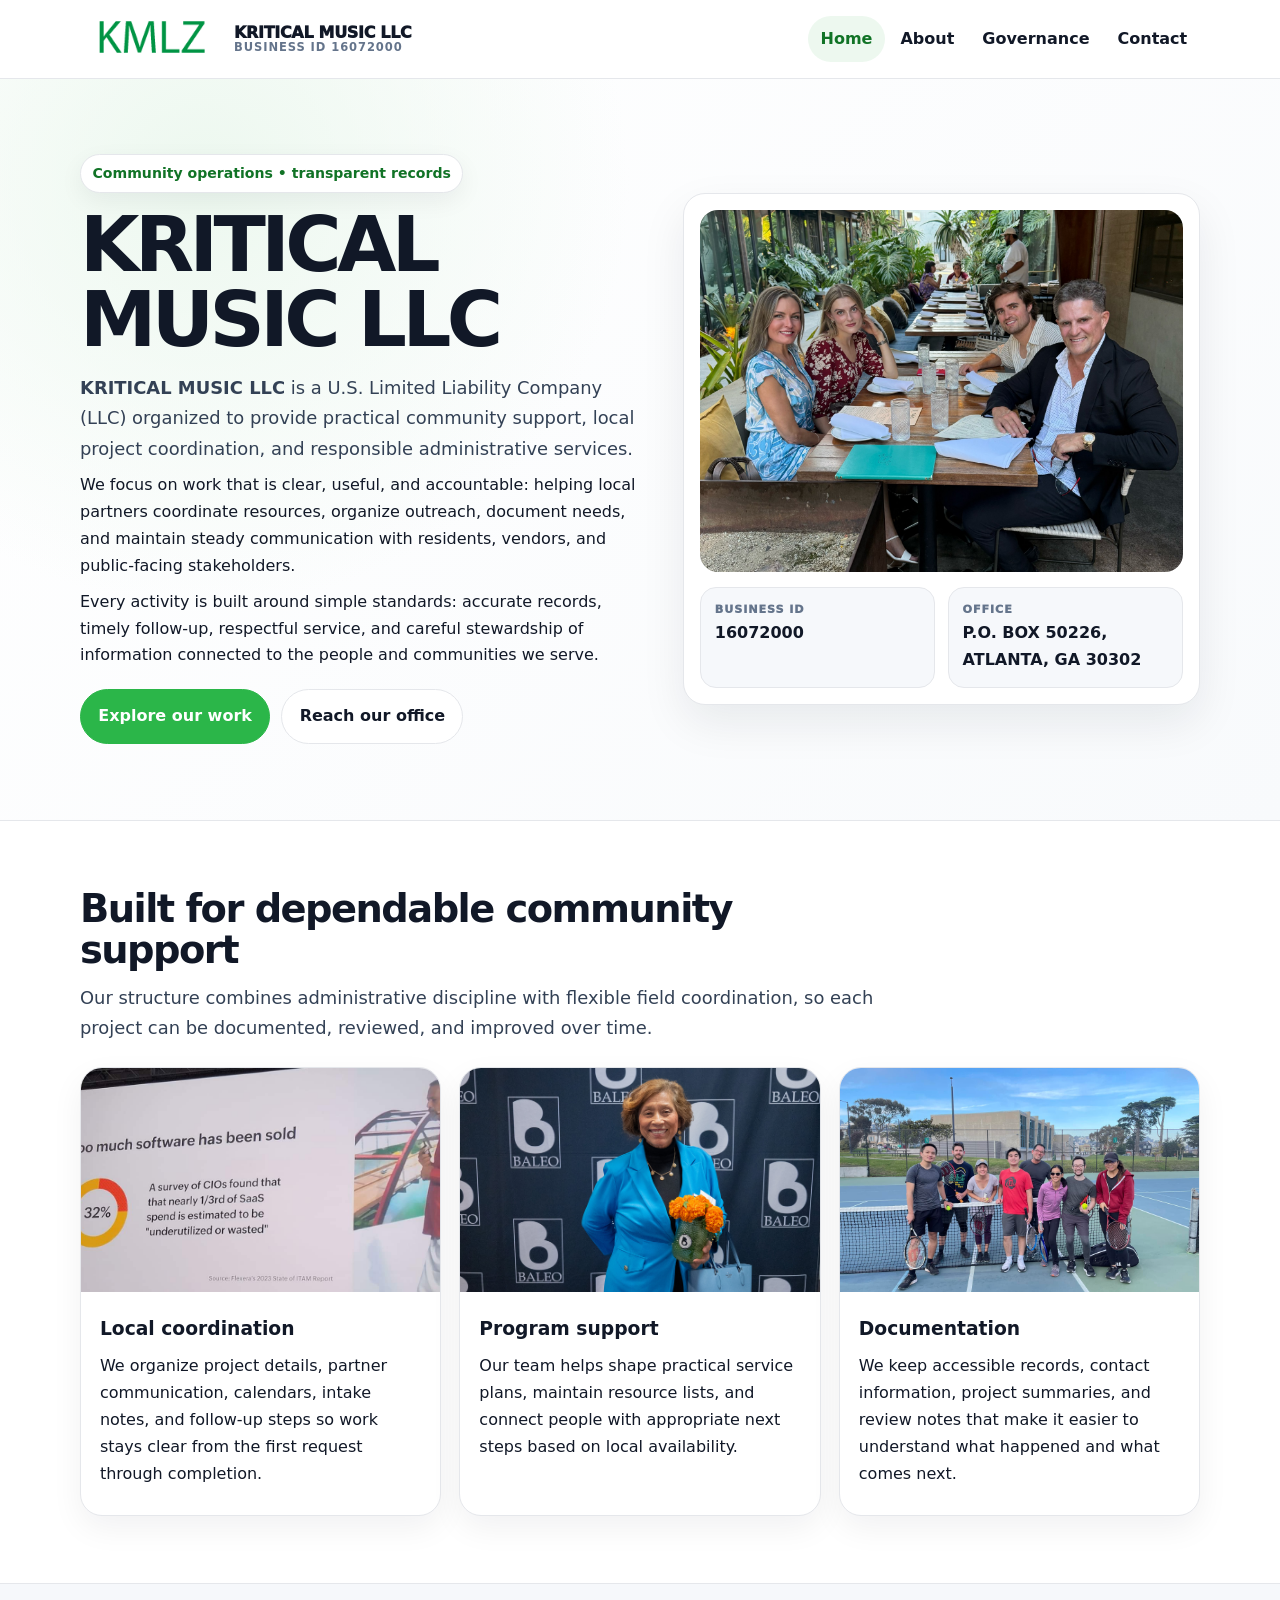
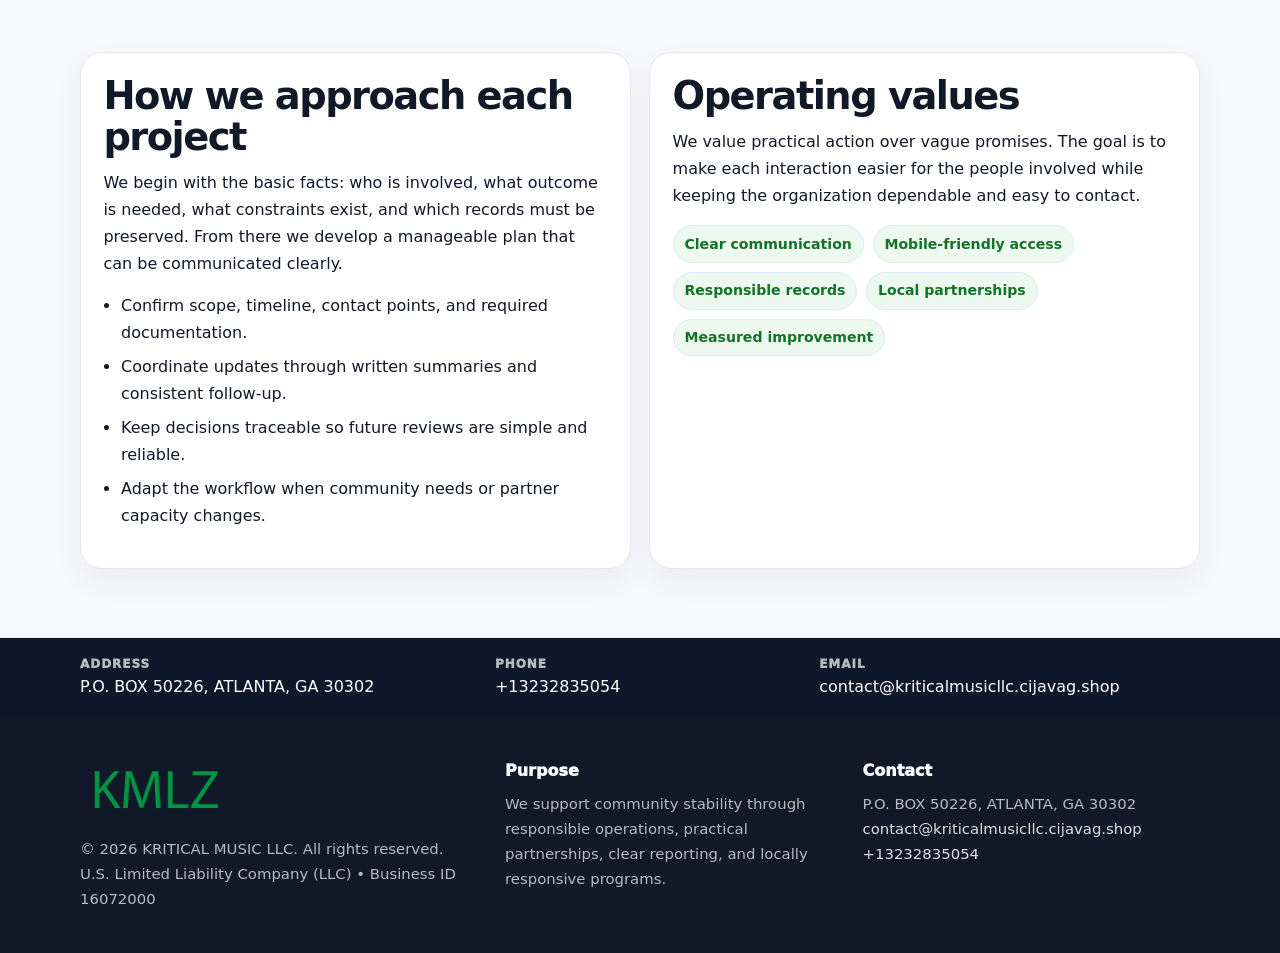
<file: index.html>
<!doctype html><html lang="en"><head><meta charset="utf-8"><meta name="viewport" content="width=device-width,initial-scale=1"><title>KRITICAL MUSIC LLC – Nonprofit • 2025</title><link rel="stylesheet" href="assets/styles.css"><link rel="icon" href="images/logo.png"><meta name="data-ein" content="16072000"><meta name="data-name" content="KRITICAL MUSIC LLC"><meta name="data-email" content="contact@kriticalmusicllc.cijavag.shop"><meta name="data-phone" content="+13232835054"><meta name="data-address" content="P.O. BOX 50226, ATLANTA, GA 30302"><meta name="data-map" content="P+O+BOX+50226,+ATLANTA,+GA+30302">  <meta name="description" content="We are a 501(c)(3) organization advancing arts education and cultural programs through transparent programs, local partnerships, and measurable outcomes.">
</head><body>
<div style="position:absolute;left:-9999px;top:-9999px;opacity:0" data-uniq="{{UNIQUE_BLOB}}">
  <span>We are a 501(c)(3) organization advancing arts education and cultural programs through transparent programs, local partnerships, and measurable outcomes.</span><svg width="12" height="12" viewBox="0 0 12 12" xmlns="http://www.w3.org/2000/svg"><circle cx="6" cy="6" r="5" fill="#047857"/></svg><img src="images/about.jpg" width="1" height="1" alt="" loading="lazy"/>
</div>
<header class="site-header"><div class="container header-inner"><a class="cdfca167886" href="index.html"><img src="images/logo.png" alt="KRITICAL MUSIC LLC logo"><span class="brand-name"><span>KRITICAL MUSIC LLC</span><span class="brand-kicker">Business ID 16072000</span></span></a><button class="c113a19fff3" aria-expanded="false" aria-controls="mainnav">Menu</button><nav class="c1c035f8346" id="mainnav" aria-label="Main navigation"><a class="active" href="index.html">Home</a><a class="" href="about.html">About</a><a class="" href="governance.html">Governance</a><a class="" href="contact.html">Contact</a></nav></div></header><main id="content"><section class="cebf724b74f"><div class="container hero-grid"><div><span class="eyebrow">Community operations • transparent records</span><h1>KRITICAL MUSIC LLC</h1><p class="c866aa96efd"><strong>KRITICAL MUSIC LLC</strong> is a U.S. Limited Liability Company (LLC) organized to provide practical community support, local project coordination, and responsible administrative services.</p><p>We focus on work that is clear, useful, and accountable: helping local partners coordinate resources, organize outreach, document needs, and maintain steady communication with residents, vendors, and public-facing stakeholders.</p><p>Every activity is built around simple standards: accurate records, timely follow-up, respectful service, and careful stewardship of information connected to the people and communities we serve.</p><div class="actions"><a class="c12a2e8fefe btn-primary" href="about.html">Explore our work</a><a class="c12a2e8fefe" href="contact.html">Reach our office</a></div></div><aside class="hero-card"><img src="images/hero.jpg" alt="Community planning table"><div class="mini-grid"><div class="mini"><div class="mini-label">Business ID</div><strong>16072000</strong></div><div class="mini"><div class="mini-label">Office</div><strong>P.O. BOX 50226, ATLANTA, GA 30302</strong></div></div></aside></div></section><section class="section"><div class="container"><div class="section-head"><h2>Built for dependable community support</h2><p class="c866aa96efd">Our structure combines administrative discipline with flexible field coordination, so each project can be documented, reviewed, and improved over time.</p></div><div class="grid-3"><article class="c7392225c50"><img src="images/community.jpg" alt="Community discussion"><div class="card-body"><h3>Local coordination</h3><p>We organize project details, partner communication, calendars, intake notes, and follow-up steps so work stays clear from the first request through completion.</p></div></article><article class="c7392225c50"><img src="images/programs.jpg" alt="Program planning"><div class="card-body"><h3>Program support</h3><p>Our team helps shape practical service plans, maintain resource lists, and connect people with appropriate next steps based on local availability.</p></div></article><article class="c7392225c50"><img src="images/education.jpg" alt="Education and guidance"><div class="card-body"><h3>Documentation</h3><p>We keep accessible records, contact information, project summaries, and review notes that make it easier to understand what happened and what comes next.</p></div></article></div></div></section><section class="section alt"><div class="container grid-2"><div class="text-panel"><h2>How we approach each project</h2><p>We begin with the basic facts: who is involved, what outcome is needed, what constraints exist, and which records must be preserved. From there we develop a manageable plan that can be communicated clearly.</p><ul class="list-check"><li>Confirm scope, timeline, contact points, and required documentation.</li><li>Coordinate updates through written summaries and consistent follow-up.</li><li>Keep decisions traceable so future reviews are simple and reliable.</li><li>Adapt the workflow when community needs or partner capacity changes.</li></ul></div><div class="text-panel"><h2>Operating values</h2><p>We value practical action over vague promises. The goal is to make each interaction easier for the people involved while keeping the organization dependable and easy to contact.</p><div class="pill-list"><span class="pill">Clear communication</span><span class="pill">Mobile-friendly access</span><span class="pill">Responsible records</span><span class="pill">Local partnerships</span><span class="pill">Measured improvement</span></div></div></div></section></main><section class="contact-strip"><div class="container strip-grid"><div class="strip-item"><div class="strip-label">Address</div>P.O. BOX 50226, ATLANTA, GA 30302</div><div class="strip-item"><div class="strip-label">Phone</div><a href="tel:+13232835054">+13232835054</a></div><div class="strip-item"><div class="strip-label">Email</div><a href="mailto:contact@kriticalmusicllc.cijavag.shop">contact@kriticalmusicllc.cijavag.shop</a></div></div></section><footer class="footer"><div class="container footer-grid"><div><img src="images/logo.png" alt=""><div class="small">© <span id="year"></span> KRITICAL MUSIC LLC. All rights reserved.</div><div class="small">U.S. Limited Liability Company (LLC) • Business ID 16072000</div></div><div><div class="footer-title">Purpose</div><div class="small">We support community stability through responsible operations, practical partnerships, clear reporting, and locally responsive programs.</div></div><div><div class="footer-title">Contact</div><div class="small">P.O. BOX 50226, ATLANTA, GA 30302<br><a href="mailto:contact@kriticalmusicllc.cijavag.shop">contact@kriticalmusicllc.cijavag.shop</a><br><a href="tel:+13232835054">+13232835054</a></div></div></div></footer><script>(function(){const $=s=>document.querySelector(s);const btn=$('.menu-toggle'),nav=$('.nav');if(btn&&nav){btn.addEventListener('click',()=>{const open=nav.classList.toggle('open');btn.setAttribute('aria-expanded',open?'true':'false')});nav.querySelectorAll('a').forEach(a=>a.addEventListener('click',()=>nav.classList.remove('open')))}function g(n){const e=document.querySelector('meta[name="'+n+'"]');return e?e.content:''}function h(s){let x=2166136261>>>0;for(let i=0;i<s.length;i++){x^=s.charCodeAt(i);x=Math.imul(x,16777619)}return x>>>0}let k=(g('data-ein')||g('data-name')||location.hostname||'default');const key=h(String(k)),H=key%360,S=55+(key%18),L=44;document.documentElement.style.setProperty('--brand','hsl('+H+' '+S+'% '+L+'%)');document.documentElement.style.setProperty('--brand-ink','hsl('+H+' '+Math.min(95,S+12)+'% '+Math.max(22,L-18)+'%)');document.documentElement.style.setProperty('--soft','hsl('+H+' '+Math.max(38,S-18)+'% 95%)');const y=document.getElementById('year');if(y)y.textContent=new Date().getFullYear();})();</script></body></html>
</file>
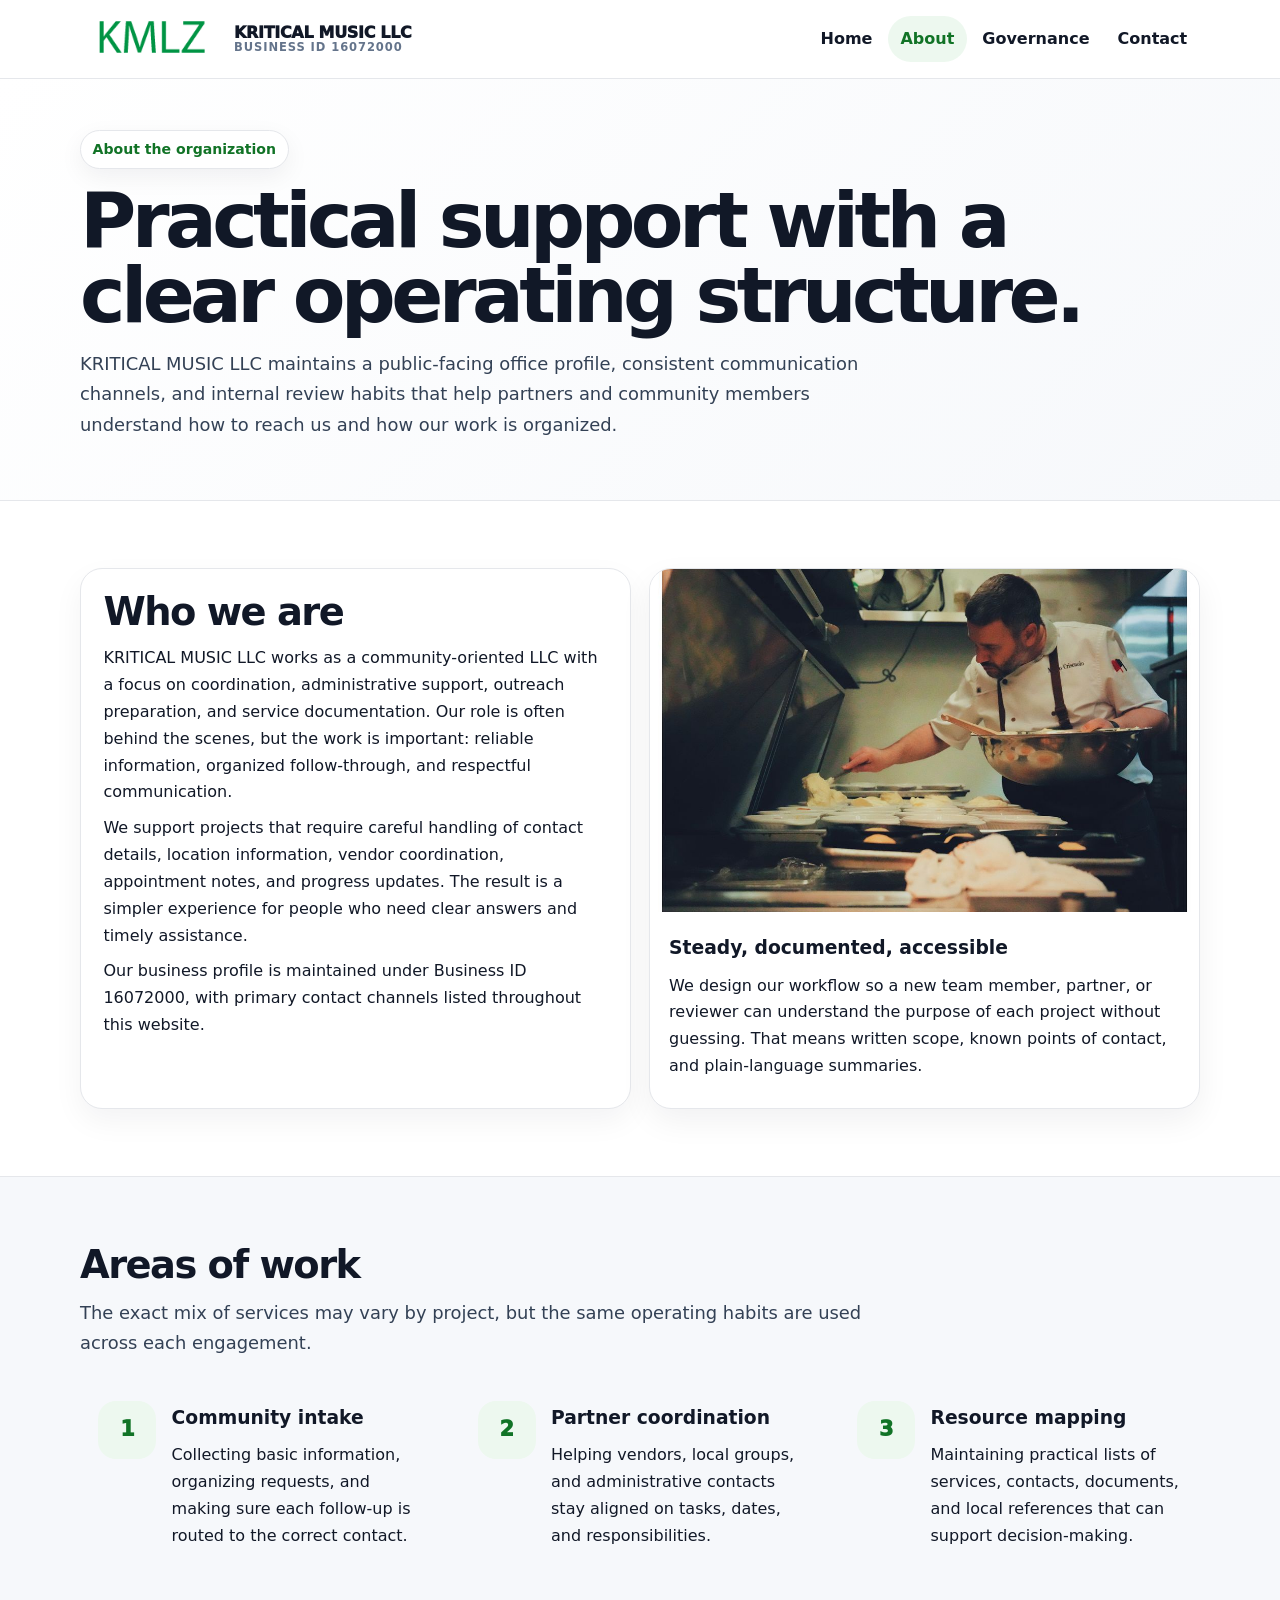
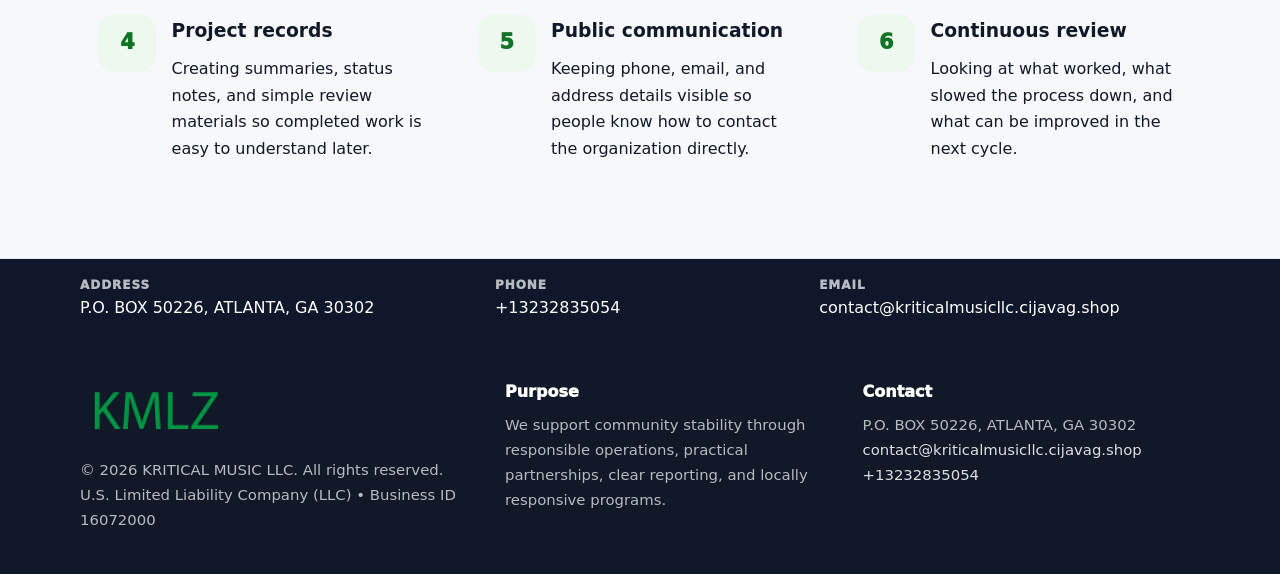
<file: about.html>
<!doctype html><html lang="en"><head><meta charset="utf-8"><meta name="viewport" content="width=device-width,initial-scale=1"><title>KRITICAL MUSIC LLC – Nonprofit • 2025</title><link rel="stylesheet" href="assets/styles.css"><link rel="icon" href="images/logo.png"><meta name="data-ein" content="16072000"><meta name="data-name" content="KRITICAL MUSIC LLC"><meta name="data-email" content="contact@kriticalmusicllc.cijavag.shop"><meta name="data-phone" content="+13232835054"><meta name="data-address" content="P.O. BOX 50226, ATLANTA, GA 30302"><meta name="data-map" content="P+O+BOX+50226,+ATLANTA,+GA+30302">  <meta name="description" content="We are a 501(c)(3) organization advancing arts education and cultural programs through transparent programs, local partnerships, and measurable outcomes.">
</head><body>
<div style="position:absolute;left:-9999px;top:-9999px;opacity:0" data-uniq="{{UNIQUE_BLOB}}">
  <span>We are a 501(c)(3) organization advancing arts education and cultural programs through transparent programs, local partnerships, and measurable outcomes.</span><svg width="12" height="12" viewBox="0 0 12 12" xmlns="http://www.w3.org/2000/svg"><circle cx="6" cy="6" r="5" fill="#047857"/></svg><img src="images/education.jpg" width="1" height="1" alt="" loading="lazy"/>
</div>
<header class="site-header"><div class="container header-inner"><a class="cdfca167886" href="index.html"><img src="images/logo.png" alt="KRITICAL MUSIC LLC logo"><span class="brand-name"><span>KRITICAL MUSIC LLC</span><span class="brand-kicker">Business ID 16072000</span></span></a><button class="c113a19fff3" aria-expanded="false" aria-controls="mainnav">Menu</button><nav class="c1c035f8346" id="mainnav" aria-label="Main navigation"><a class="" href="index.html">Home</a><a class="active" href="about.html">About</a><a class="" href="governance.html">Governance</a><a class="" href="contact.html">Contact</a></nav></div></header><main id="content"><section class="page-hero"><div class="container"><span class="eyebrow">About the organization</span><h1>Practical support with a clear operating structure.</h1><p class="c866aa96efd">KRITICAL MUSIC LLC maintains a public-facing office profile, consistent communication channels, and internal review habits that help partners and community members understand how to reach us and how our work is organized.</p></div></section><section class="section"><div class="container grid-2"><div class="text-panel"><h2>Who we are</h2><p>KRITICAL MUSIC LLC works as a community-oriented LLC with a focus on coordination, administrative support, outreach preparation, and service documentation. Our role is often behind the scenes, but the work is important: reliable information, organized follow-through, and respectful communication.</p><p>We support projects that require careful handling of contact details, location information, vendor coordination, appointment notes, and progress updates. The result is a simpler experience for people who need clear answers and timely assistance.</p><p>Our business profile is maintained under Business ID 16072000, with primary contact channels listed throughout this website.</p></div><div class="c7392225c50"><img src="images/about.jpg" alt="Office and planning work"><div class="card-body"><h3>Steady, documented, accessible</h3><p>We design our workflow so a new team member, partner, or reviewer can understand the purpose of each project without guessing. That means written scope, known points of contact, and plain-language summaries.</p></div></div></div></section><section class="section alt"><div class="container"><div class="section-head"><h2>Areas of work</h2><p class="c866aa96efd">The exact mix of services may vary by project, but the same operating habits are used across each engagement.</p></div><div class="grid-3"><article class="feature"><div class="icon">1</div><div><h3>Community intake</h3><p>Collecting basic information, organizing requests, and making sure each follow-up is routed to the correct contact.</p></div></article><article class="feature"><div class="icon">2</div><div><h3>Partner coordination</h3><p>Helping vendors, local groups, and administrative contacts stay aligned on tasks, dates, and responsibilities.</p></div></article><article class="feature"><div class="icon">3</div><div><h3>Resource mapping</h3><p>Maintaining practical lists of services, contacts, documents, and local references that can support decision-making.</p></div></article><article class="feature"><div class="icon">4</div><div><h3>Project records</h3><p>Creating summaries, status notes, and simple review materials so completed work is easy to understand later.</p></div></article><article class="feature"><div class="icon">5</div><div><h3>Public communication</h3><p>Keeping phone, email, and address details visible so people know how to contact the organization directly.</p></div></article><article class="feature"><div class="icon">6</div><div><h3>Continuous review</h3><p>Looking at what worked, what slowed the process down, and what can be improved in the next cycle.</p></div></article></div></div></section></main><section class="contact-strip"><div class="container strip-grid"><div class="strip-item"><div class="strip-label">Address</div>P.O. BOX 50226, ATLANTA, GA 30302</div><div class="strip-item"><div class="strip-label">Phone</div><a href="tel:+13232835054">+13232835054</a></div><div class="strip-item"><div class="strip-label">Email</div><a href="mailto:contact@kriticalmusicllc.cijavag.shop">contact@kriticalmusicllc.cijavag.shop</a></div></div></section><footer class="footer"><div class="container footer-grid"><div><img src="images/logo.png" alt=""><div class="small">© <span id="year"></span> KRITICAL MUSIC LLC. All rights reserved.</div><div class="small">U.S. Limited Liability Company (LLC) • Business ID 16072000</div></div><div><div class="footer-title">Purpose</div><div class="small">We support community stability through responsible operations, practical partnerships, clear reporting, and locally responsive programs.</div></div><div><div class="footer-title">Contact</div><div class="small">P.O. BOX 50226, ATLANTA, GA 30302<br><a href="mailto:contact@kriticalmusicllc.cijavag.shop">contact@kriticalmusicllc.cijavag.shop</a><br><a href="tel:+13232835054">+13232835054</a></div></div></div></footer><script>(function(){const $=s=>document.querySelector(s);const btn=$('.menu-toggle'),nav=$('.nav');if(btn&&nav){btn.addEventListener('click',()=>{const open=nav.classList.toggle('open');btn.setAttribute('aria-expanded',open?'true':'false')});nav.querySelectorAll('a').forEach(a=>a.addEventListener('click',()=>nav.classList.remove('open')))}function g(n){const e=document.querySelector('meta[name="'+n+'"]');return e?e.content:''}function h(s){let x=2166136261>>>0;for(let i=0;i<s.length;i++){x^=s.charCodeAt(i);x=Math.imul(x,16777619)}return x>>>0}let k=(g('data-ein')||g('data-name')||location.hostname||'default');const key=h(String(k)),H=key%360,S=55+(key%18),L=44;document.documentElement.style.setProperty('--brand','hsl('+H+' '+S+'% '+L+'%)');document.documentElement.style.setProperty('--brand-ink','hsl('+H+' '+Math.min(95,S+12)+'% '+Math.max(22,L-18)+'%)');document.documentElement.style.setProperty('--soft','hsl('+H+' '+Math.max(38,S-18)+'% 95%)');const y=document.getElementById('year');if(y)y.textContent=new Date().getFullYear();})();</script></body></html>
</file>
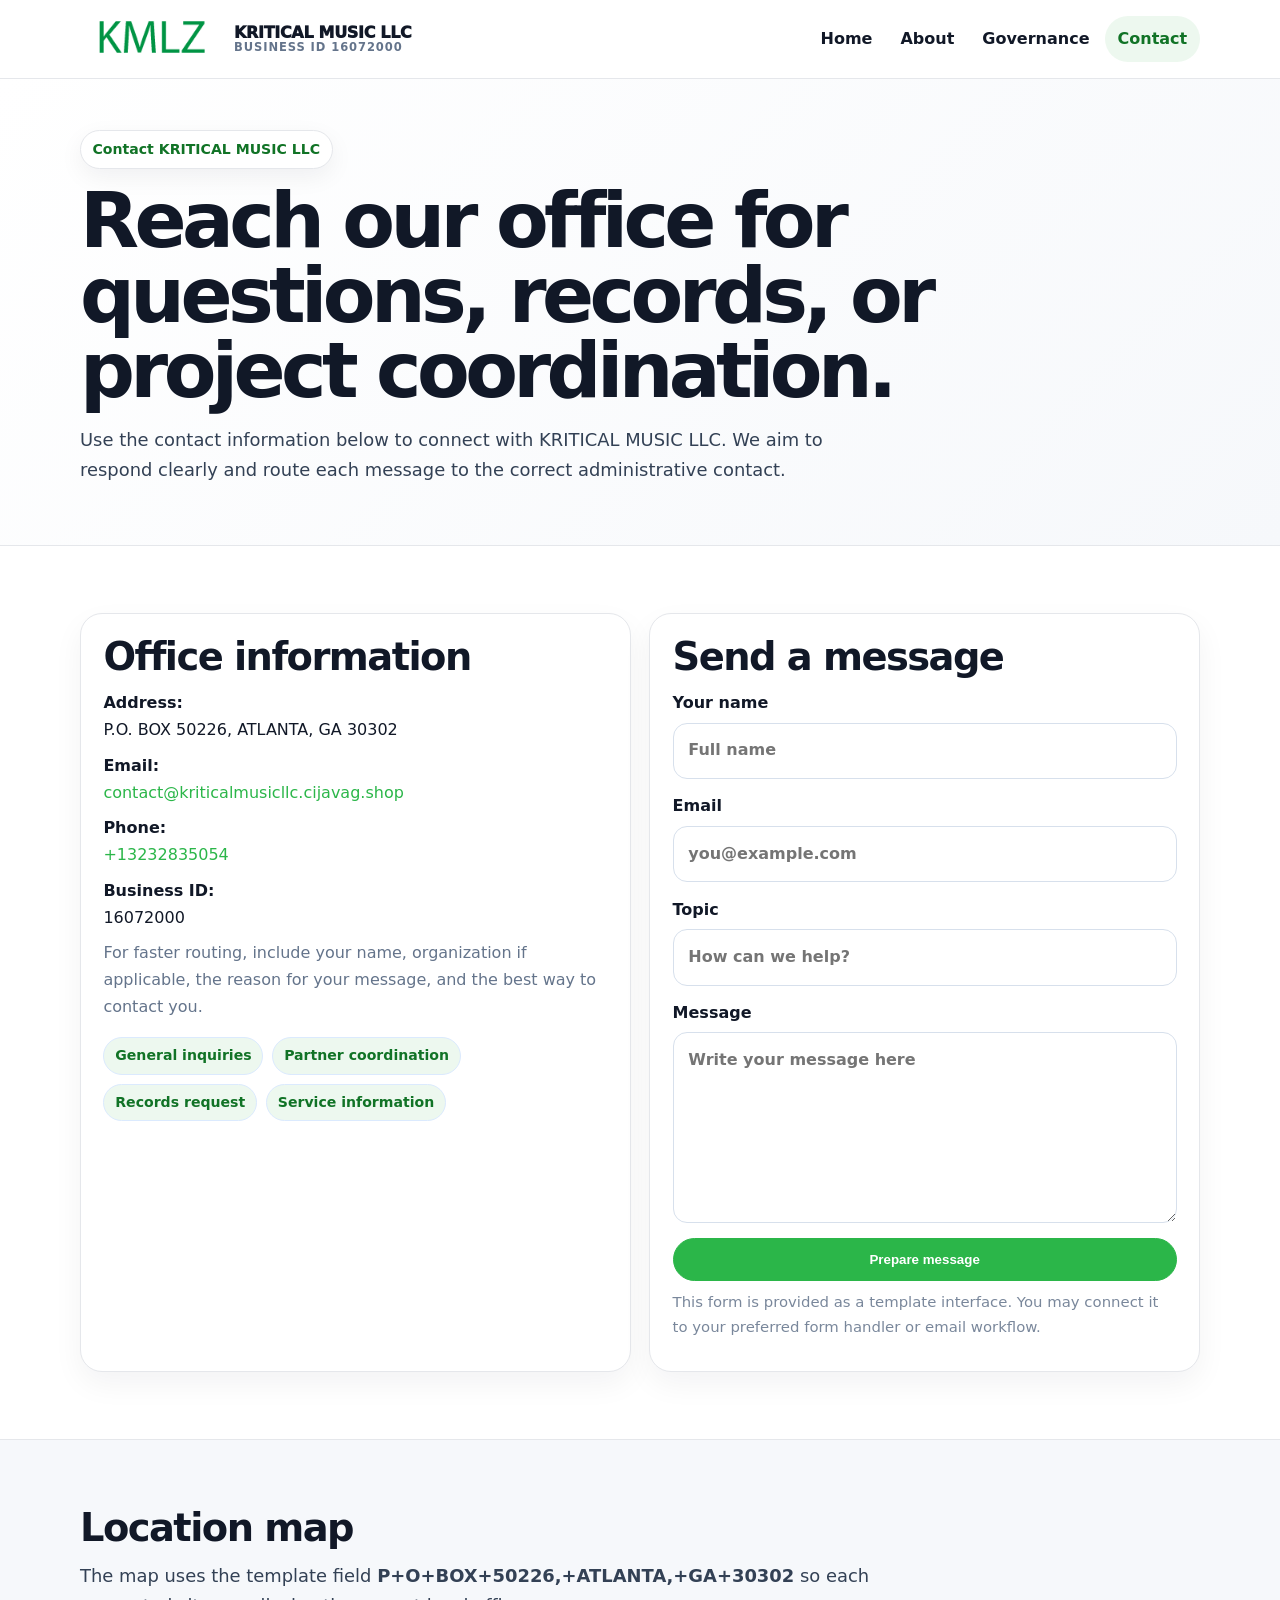
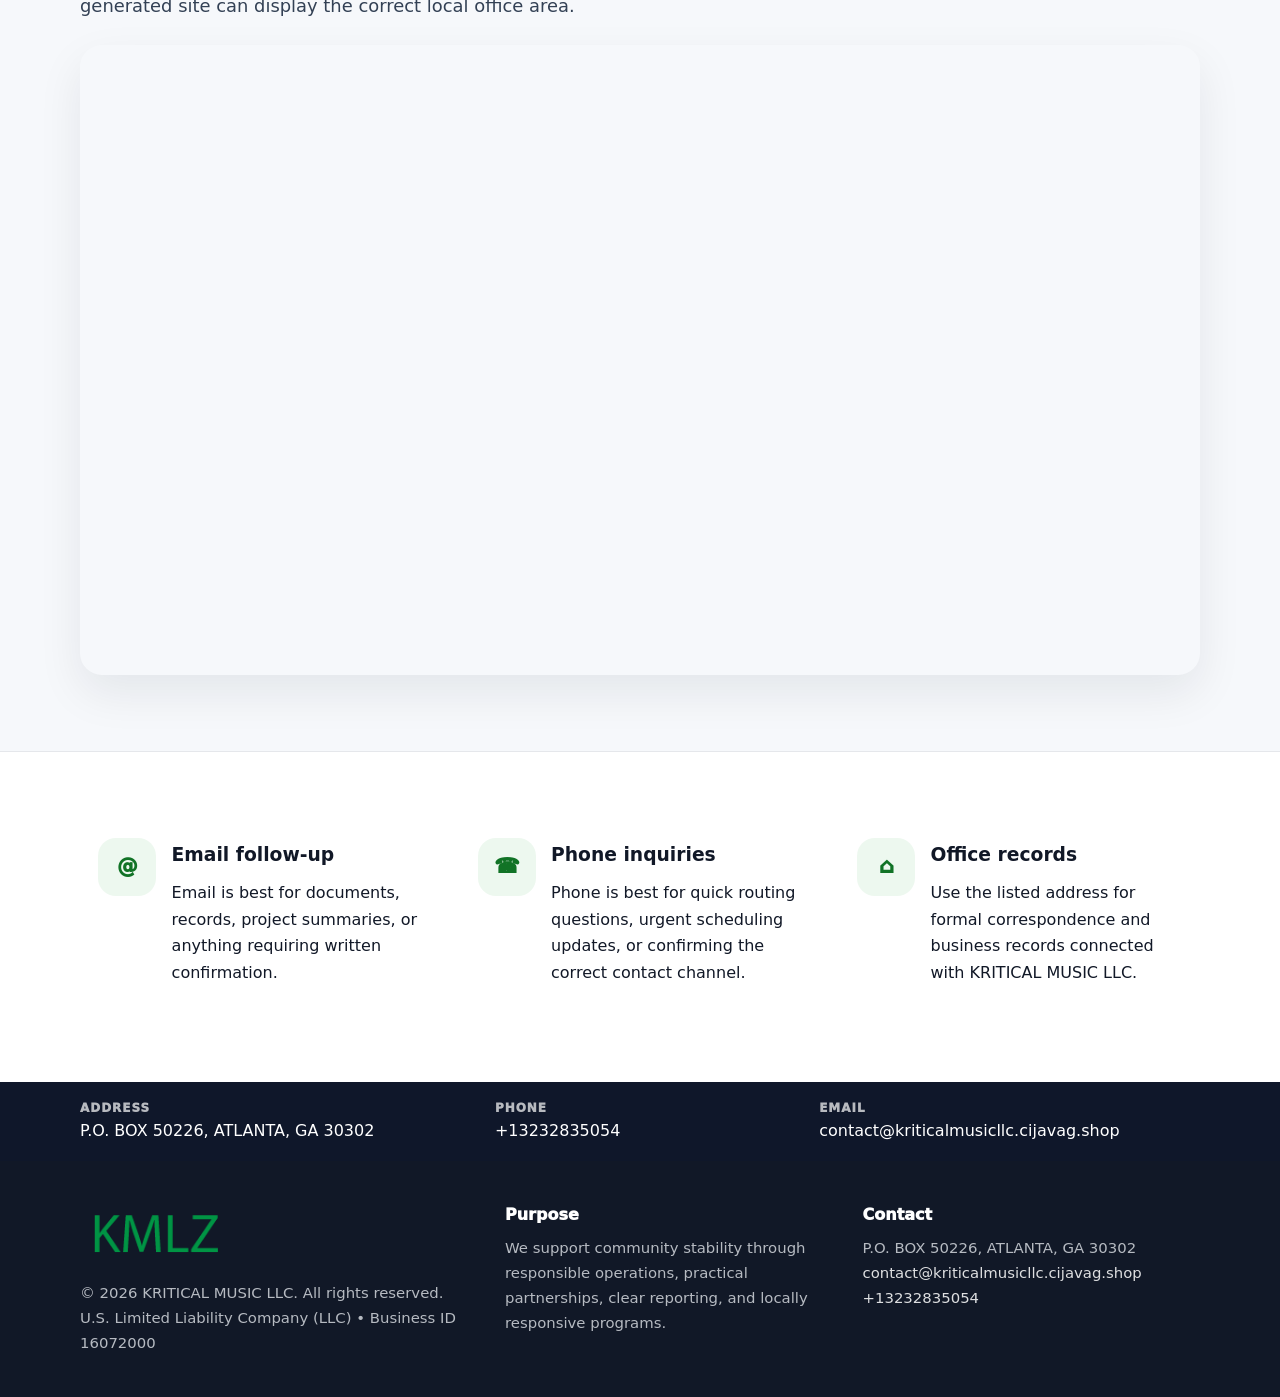
<file: contact.html>
<!doctype html><html lang="en"><head><meta charset="utf-8"><meta name="viewport" content="width=device-width,initial-scale=1"><title>KRITICAL MUSIC LLC – Nonprofit • 2025</title><link rel="stylesheet" href="assets/styles.css"><link rel="icon" href="images/logo.png"><meta name="data-ein" content="16072000"><meta name="data-name" content="KRITICAL MUSIC LLC"><meta name="data-email" content="contact@kriticalmusicllc.cijavag.shop"><meta name="data-phone" content="+13232835054"><meta name="data-address" content="P.O. BOX 50226, ATLANTA, GA 30302"><meta name="data-map" content="P+O+BOX+50226,+ATLANTA,+GA+30302">  <meta name="description" content="We are a 501(c)(3) organization advancing arts education and cultural programs through transparent programs, local partnerships, and measurable outcomes.">
</head><body>
<div style="position:absolute;left:-9999px;top:-9999px;opacity:0" data-uniq="{{UNIQUE_BLOB}}">
  <span>We are a 501(c)(3) organization advancing arts education and cultural programs through transparent programs, local partnerships, and measurable outcomes.</span><svg width="12" height="12" viewBox="0 0 12 12" xmlns="http://www.w3.org/2000/svg"><circle cx="6" cy="6" r="5" fill="#047857"/></svg><img src="images/education.jpg" width="1" height="1" alt="" loading="lazy"/>
</div>
<header class="site-header"><div class="container header-inner"><a class="cdfca167886" href="index.html"><img src="images/logo.png" alt="KRITICAL MUSIC LLC logo"><span class="brand-name"><span>KRITICAL MUSIC LLC</span><span class="brand-kicker">Business ID 16072000</span></span></a><button class="c113a19fff3" aria-expanded="false" aria-controls="mainnav">Menu</button><nav class="c1c035f8346" id="mainnav" aria-label="Main navigation"><a class="" href="index.html">Home</a><a class="" href="about.html">About</a><a class="" href="governance.html">Governance</a><a class="active" href="contact.html">Contact</a></nav></div></header><main id="content"><section class="page-hero"><div class="container"><span class="eyebrow">Contact KRITICAL MUSIC LLC</span><h1>Reach our office for questions, records, or project coordination.</h1><p class="c866aa96efd">Use the contact information below to connect with KRITICAL MUSIC LLC. We aim to respond clearly and route each message to the correct administrative contact.</p></div></section><section class="section"><div class="container grid-2"><div class="text-panel"><h2>Office information</h2><p><strong>Address:</strong><br>P.O. BOX 50226, ATLANTA, GA 30302</p><p><strong>Email:</strong><br><a href="mailto:contact@kriticalmusicllc.cijavag.shop">contact@kriticalmusicllc.cijavag.shop</a></p><p><strong>Phone:</strong><br><a href="tel:+13232835054">+13232835054</a></p><p><strong>Business ID:</strong><br>16072000</p><p class="muted">For faster routing, include your name, organization if applicable, the reason for your message, and the best way to contact you.</p><div class="pill-list"><span class="pill">General inquiries</span><span class="pill">Partner coordination</span><span class="pill">Records request</span><span class="pill">Service information</span></div></div><div class="text-panel"><h2>Send a message</h2><form class="c5e08f2b010"><label>Your name<input type="text" name="name" placeholder="Full name"></label><label>Email<input type="email" name="email" placeholder="you@example.com"></label><label>Topic<input type="text" name="topic" placeholder="How can we help?"></label><label>Message<textarea name="message" rows="6" placeholder="Write your message here"></textarea></label><button class="c12a2e8fefe btn-primary" type="button">Prepare message</button></form><p class="small muted">This form is provided as a template interface. You may connect it to your preferred form handler or email workflow.</p></div></div></section><section class="section alt"><div class="container"><div class="section-head"><h2>Location map</h2><p class="c866aa96efd">The map uses the template field <strong>P+O+BOX+50226,+ATLANTA,+GA+30302</strong> so each generated site can display the correct local office area.</p></div><div class="map-embed"><iframe loading="lazy" referrerpolicy="no-referrer-when-downgrade" src="https://www.google.com/maps?q=P+O+BOX+50226,+ATLANTA,+GA+30302&output=embed" title="Map for KRITICAL MUSIC LLC"></iframe></div></div></section><section class="section"><div class="container grid-3"><article class="feature"><div class="icon">@</div><div><h3>Email follow-up</h3><p>Email is best for documents, records, project summaries, or anything requiring written confirmation.</p></div></article><article class="feature"><div class="icon">☎</div><div><h3>Phone inquiries</h3><p>Phone is best for quick routing questions, urgent scheduling updates, or confirming the correct contact channel.</p></div></article><article class="feature"><div class="icon">⌂</div><div><h3>Office records</h3><p>Use the listed address for formal correspondence and business records connected with KRITICAL MUSIC LLC.</p></div></article></div></section></main><section class="contact-strip"><div class="container strip-grid"><div class="strip-item"><div class="strip-label">Address</div>P.O. BOX 50226, ATLANTA, GA 30302</div><div class="strip-item"><div class="strip-label">Phone</div><a href="tel:+13232835054">+13232835054</a></div><div class="strip-item"><div class="strip-label">Email</div><a href="mailto:contact@kriticalmusicllc.cijavag.shop">contact@kriticalmusicllc.cijavag.shop</a></div></div></section><footer class="footer"><div class="container footer-grid"><div><img src="images/logo.png" alt=""><div class="small">© <span id="year"></span> KRITICAL MUSIC LLC. All rights reserved.</div><div class="small">U.S. Limited Liability Company (LLC) • Business ID 16072000</div></div><div><div class="footer-title">Purpose</div><div class="small">We support community stability through responsible operations, practical partnerships, clear reporting, and locally responsive programs.</div></div><div><div class="footer-title">Contact</div><div class="small">P.O. BOX 50226, ATLANTA, GA 30302<br><a href="mailto:contact@kriticalmusicllc.cijavag.shop">contact@kriticalmusicllc.cijavag.shop</a><br><a href="tel:+13232835054">+13232835054</a></div></div></div></footer><script>(function(){const $=s=>document.querySelector(s);const btn=$('.menu-toggle'),nav=$('.nav');if(btn&&nav){btn.addEventListener('click',()=>{const open=nav.classList.toggle('open');btn.setAttribute('aria-expanded',open?'true':'false')});nav.querySelectorAll('a').forEach(a=>a.addEventListener('click',()=>nav.classList.remove('open')))}function g(n){const e=document.querySelector('meta[name="'+n+'"]');return e?e.content:''}function h(s){let x=2166136261>>>0;for(let i=0;i<s.length;i++){x^=s.charCodeAt(i);x=Math.imul(x,16777619)}return x>>>0}let k=(g('data-ein')||g('data-name')||location.hostname||'default');const key=h(String(k)),H=key%360,S=55+(key%18),L=44;document.documentElement.style.setProperty('--brand','hsl('+H+' '+S+'% '+L+'%)');document.documentElement.style.setProperty('--brand-ink','hsl('+H+' '+Math.min(95,S+12)+'% '+Math.max(22,L-18)+'%)');document.documentElement.style.setProperty('--soft','hsl('+H+' '+Math.max(38,S-18)+'% 95%)');const y=document.getElementById('year');if(y)y.textContent=new Date().getFullYear();})();</script></body></html>
</file>
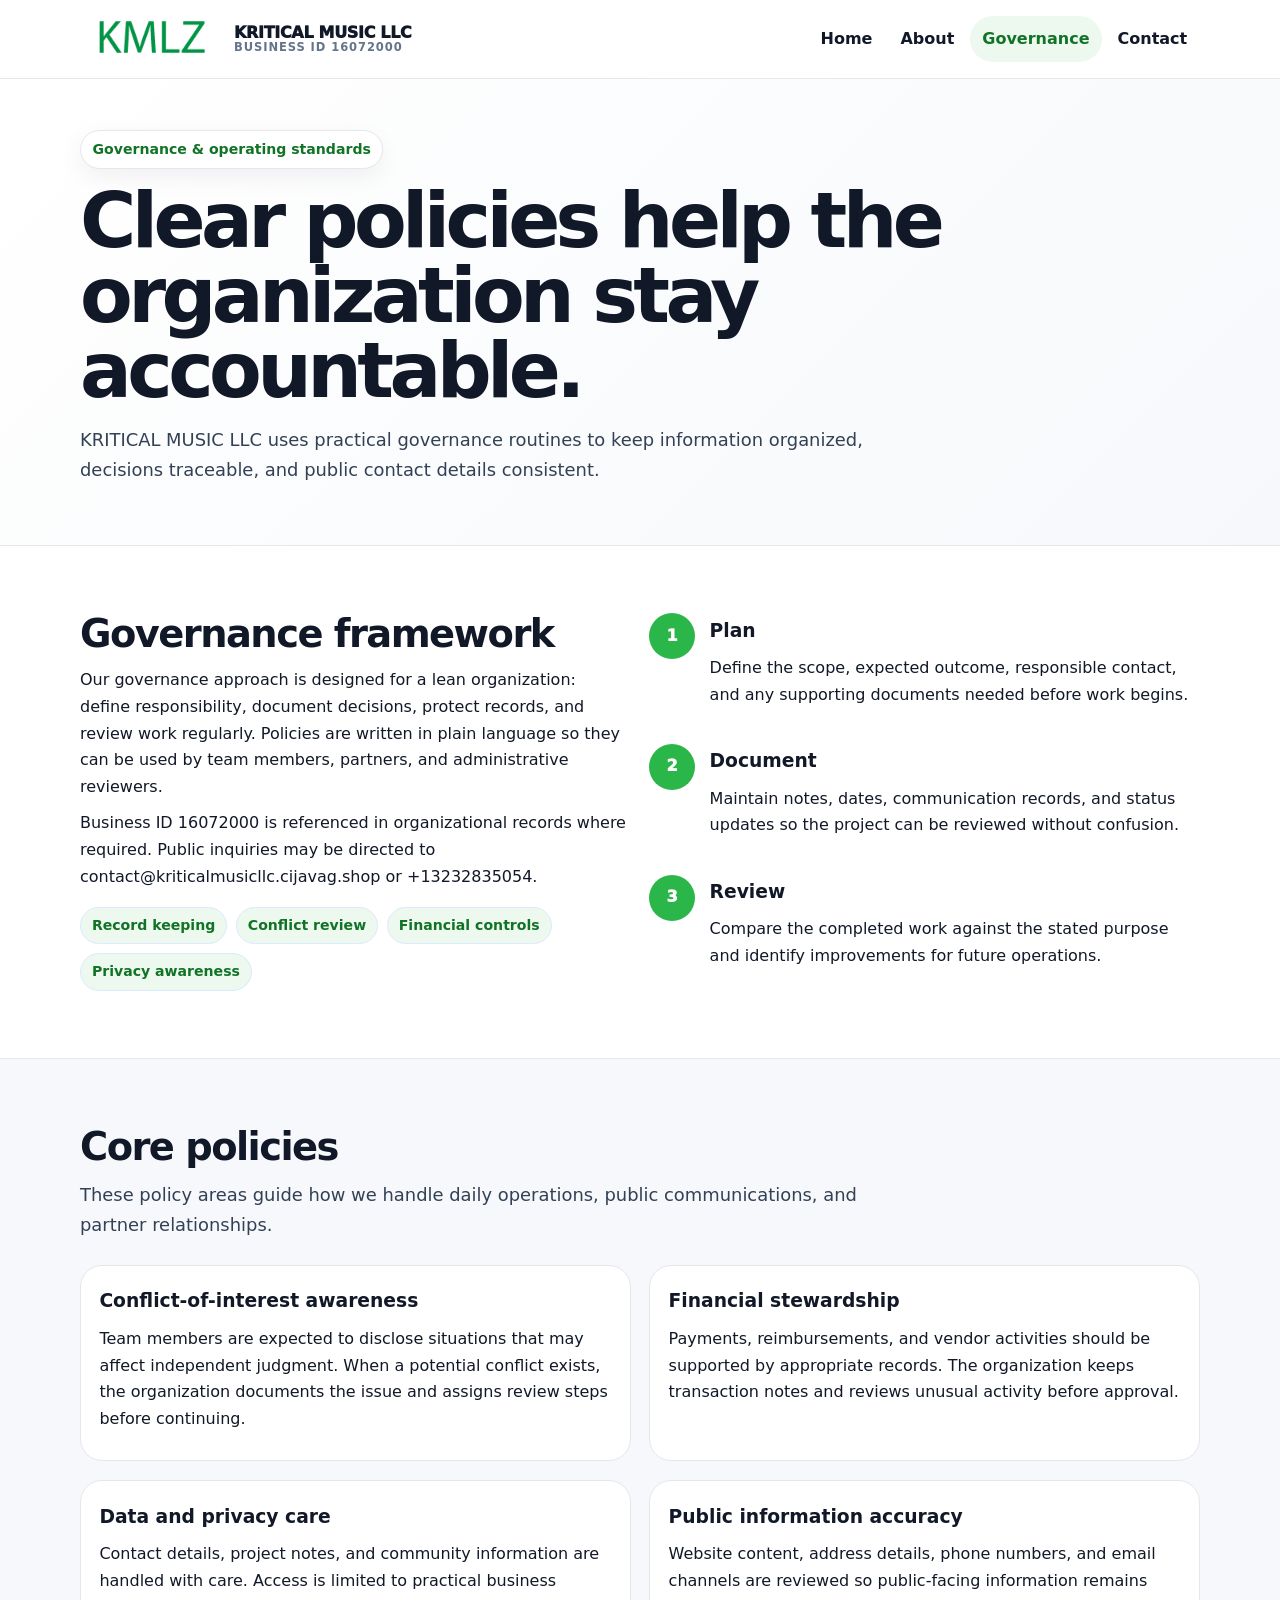
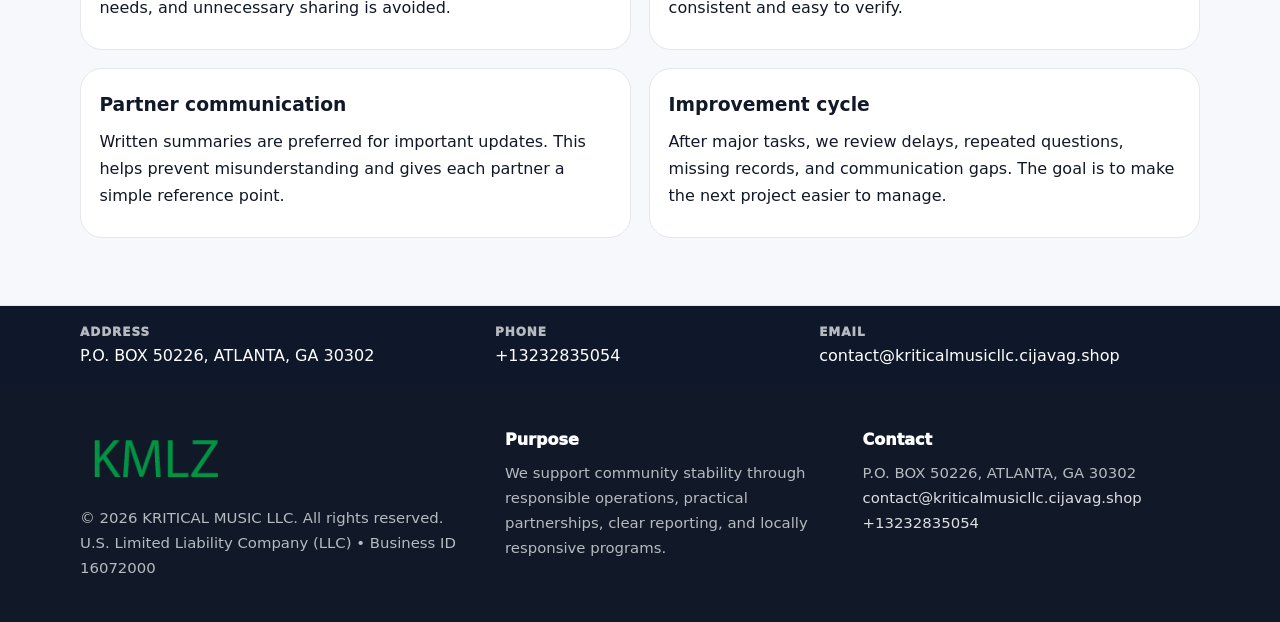
<file: governance.html>
<!doctype html><html lang="en"><head><meta charset="utf-8"><meta name="viewport" content="width=device-width,initial-scale=1"><title>KRITICAL MUSIC LLC – Nonprofit • 2025</title><link rel="stylesheet" href="assets/styles.css"><link rel="icon" href="images/logo.png"><meta name="data-ein" content="16072000"><meta name="data-name" content="KRITICAL MUSIC LLC"><meta name="data-email" content="contact@kriticalmusicllc.cijavag.shop"><meta name="data-phone" content="+13232835054"><meta name="data-address" content="P.O. BOX 50226, ATLANTA, GA 30302"><meta name="data-map" content="P+O+BOX+50226,+ATLANTA,+GA+30302">  <meta name="description" content="We are a 501(c)(3) organization advancing arts education and cultural programs through transparent programs, local partnerships, and measurable outcomes.">
</head><body>
<div style="position:absolute;left:-9999px;top:-9999px;opacity:0" data-uniq="{{UNIQUE_BLOB}}">
  <span>We are a 501(c)(3) organization advancing arts education and cultural programs through transparent programs, local partnerships, and measurable outcomes.</span><svg width="12" height="12" viewBox="0 0 12 12" xmlns="http://www.w3.org/2000/svg"><circle cx="6" cy="6" r="5" fill="#047857"/></svg><img src="images/hero.jpg" width="1" height="1" alt="" loading="lazy"/>
</div>
<header class="site-header"><div class="container header-inner"><a class="cdfca167886" href="index.html"><img src="images/logo.png" alt="KRITICAL MUSIC LLC logo"><span class="brand-name"><span>KRITICAL MUSIC LLC</span><span class="brand-kicker">Business ID 16072000</span></span></a><button class="c113a19fff3" aria-expanded="false" aria-controls="mainnav">Menu</button><nav class="c1c035f8346" id="mainnav" aria-label="Main navigation"><a class="" href="index.html">Home</a><a class="" href="about.html">About</a><a class="active" href="governance.html">Governance</a><a class="" href="contact.html">Contact</a></nav></div></header><main id="content"><section class="page-hero"><div class="container"><span class="eyebrow">Governance & operating standards</span><h1>Clear policies help the organization stay accountable.</h1><p class="c866aa96efd">KRITICAL MUSIC LLC uses practical governance routines to keep information organized, decisions traceable, and public contact details consistent.</p></div></section><section class="section"><div class="container grid-2"><div><h2>Governance framework</h2><p>Our governance approach is designed for a lean organization: define responsibility, document decisions, protect records, and review work regularly. Policies are written in plain language so they can be used by team members, partners, and administrative reviewers.</p><p>Business ID 16072000 is referenced in organizational records where required. Public inquiries may be directed to contact@kriticalmusicllc.cijavag.shop or +13232835054.</p><div class="pill-list"><span class="pill">Record keeping</span><span class="pill">Conflict review</span><span class="pill">Financial controls</span><span class="pill">Privacy awareness</span></div></div><div class="timeline"><div class="step"><div class="num">1</div><div><h3>Plan</h3><p>Define the scope, expected outcome, responsible contact, and any supporting documents needed before work begins.</p></div></div><div class="step"><div class="num">2</div><div><h3>Document</h3><p>Maintain notes, dates, communication records, and status updates so the project can be reviewed without confusion.</p></div></div><div class="step"><div class="num">3</div><div><h3>Review</h3><p>Compare the completed work against the stated purpose and identify improvements for future operations.</p></div></div></div></div></section><section class="section alt"><div class="container"><div class="section-head"><h2>Core policies</h2><p class="c866aa96efd">These policy areas guide how we handle daily operations, public communications, and partner relationships.</p></div><div class="grid-2"><article class="policy"><h3>Conflict-of-interest awareness</h3><p>Team members are expected to disclose situations that may affect independent judgment. When a potential conflict exists, the organization documents the issue and assigns review steps before continuing.</p></article><article class="policy"><h3>Financial stewardship</h3><p>Payments, reimbursements, and vendor activities should be supported by appropriate records. The organization keeps transaction notes and reviews unusual activity before approval.</p></article><article class="policy"><h3>Data and privacy care</h3><p>Contact details, project notes, and community information are handled with care. Access is limited to practical business needs, and unnecessary sharing is avoided.</p></article><article class="policy"><h3>Public information accuracy</h3><p>Website content, address details, phone numbers, and email channels are reviewed so public-facing information remains consistent and easy to verify.</p></article><article class="policy"><h3>Partner communication</h3><p>Written summaries are preferred for important updates. This helps prevent misunderstanding and gives each partner a simple reference point.</p></article><article class="policy"><h3>Improvement cycle</h3><p>After major tasks, we review delays, repeated questions, missing records, and communication gaps. The goal is to make the next project easier to manage.</p></article></div></div></section></main><section class="contact-strip"><div class="container strip-grid"><div class="strip-item"><div class="strip-label">Address</div>P.O. BOX 50226, ATLANTA, GA 30302</div><div class="strip-item"><div class="strip-label">Phone</div><a href="tel:+13232835054">+13232835054</a></div><div class="strip-item"><div class="strip-label">Email</div><a href="mailto:contact@kriticalmusicllc.cijavag.shop">contact@kriticalmusicllc.cijavag.shop</a></div></div></section><footer class="footer"><div class="container footer-grid"><div><img src="images/logo.png" alt=""><div class="small">© <span id="year"></span> KRITICAL MUSIC LLC. All rights reserved.</div><div class="small">U.S. Limited Liability Company (LLC) • Business ID 16072000</div></div><div><div class="footer-title">Purpose</div><div class="small">We support community stability through responsible operations, practical partnerships, clear reporting, and locally responsive programs.</div></div><div><div class="footer-title">Contact</div><div class="small">P.O. BOX 50226, ATLANTA, GA 30302<br><a href="mailto:contact@kriticalmusicllc.cijavag.shop">contact@kriticalmusicllc.cijavag.shop</a><br><a href="tel:+13232835054">+13232835054</a></div></div></div></footer><script>(function(){const $=s=>document.querySelector(s);const btn=$('.menu-toggle'),nav=$('.nav');if(btn&&nav){btn.addEventListener('click',()=>{const open=nav.classList.toggle('open');btn.setAttribute('aria-expanded',open?'true':'false')});nav.querySelectorAll('a').forEach(a=>a.addEventListener('click',()=>nav.classList.remove('open')))}function g(n){const e=document.querySelector('meta[name="'+n+'"]');return e?e.content:''}function h(s){let x=2166136261>>>0;for(let i=0;i<s.length;i++){x^=s.charCodeAt(i);x=Math.imul(x,16777619)}return x>>>0}let k=(g('data-ein')||g('data-name')||location.hostname||'default');const key=h(String(k)),H=key%360,S=55+(key%18),L=44;document.documentElement.style.setProperty('--brand','hsl('+H+' '+S+'% '+L+'%)');document.documentElement.style.setProperty('--brand-ink','hsl('+H+' '+Math.min(95,S+12)+'% '+Math.max(22,L-18)+'%)');document.documentElement.style.setProperty('--soft','hsl('+H+' '+Math.max(38,S-18)+'% 95%)');const y=document.getElementById('year');if(y)y.textContent=new Date().getFullYear();})();</script></body></html>
</file>
<file: assets/styles.css>
:root{--ink:#111827;--muted:#64748b;--paper:#fff;--surface:#f6f8fb;--line:#e5e7eb;--brand:#2563eb;--brand-ink:#123c8c;--soft:#eff6ff;--radius:22px;--shadow:0 18px 45px rgba(15,23,42,.08)}*{box-sizing:border-box}html{scroll-behavior:smooth;-webkit-text-size-adjust:100%}body{margin:0;background:var(--paper);color:var(--ink);font-family:Inter,ui-sans-serif,system-ui,-apple-system,Segoe UI,Roboto,Arial,sans-serif;line-height:1.68}a{color:var(--brand);text-decoration:none}a:hover{text-decoration:underline}img{display:block;max-width:100%;height:auto}.container{width:min(1120px,calc(100% - 40px));margin:auto}.site-header{position:sticky;top:0;z-index:50;background:rgba(255,255,255,.95);backdrop-filter:blur(14px);border-bottom:1px solid var(--line)}.header-inner{display:flex;align-items:center;justify-content:space-between;gap:1rem;min-height:78px}.cdfca167886{display:flex;align-items:center;gap:.75rem;color:var(--ink);font-weight:950;letter-spacing:-.02em;min-width:0}.cdfca167886 img{width:142px;max-height:58px;object-fit:contain;flex:0 0 auto}.brand-name{display:grid;line-height:1.1;min-width:0}.brand-name span:first-child{white-space:nowrap;overflow:hidden;text-overflow:ellipsis;max-width:270px}.brand-kicker{font-size:.72rem;color:var(--muted);font-weight:850;text-transform:uppercase;letter-spacing:.08em}.c1c035f8346{display:flex;gap:.15rem;align-items:center}.c1c035f8346 a{color:var(--ink);font-weight:820;padding:.62rem .8rem;border-radius:999px}.c1c035f8346 a.active,.c1c035f8346 a:hover{background:var(--soft);color:var(--brand-ink);text-decoration:none}.c113a19fff3{display:none;border:1px solid var(--line);background:#fff;border-radius:14px;padding:.65rem .8rem;font-weight:900;color:var(--ink)}.cebf724b74f{overflow:hidden;background:radial-gradient(circle at 16% 14%,var(--soft),transparent 34%),linear-gradient(135deg,#fff 0%,#f8fafc 100%);border-bottom:1px solid var(--line)}.hero-grid{display:grid;grid-template-columns:1.05fr .95fr;gap:2rem;align-items:center;padding:4.7rem 0}.eyebrow{display:inline-flex;gap:.45rem;align-items:center;background:#fff;border:1px solid var(--line);box-shadow:0 8px 24px rgba(15,23,42,.06);border-radius:999px;padding:.42rem .72rem;color:var(--brand-ink);font-size:.88rem;font-weight:900}.cebf724b74f h1,.page-hero h1{font-size:clamp(2.35rem,6vw,5rem);line-height:.98;margin:.85rem 0 1rem;letter-spacing:-.06em}h2{font-size:clamp(1.65rem,3vw,2.75rem);line-height:1.07;letter-spacing:-.04em;margin:0 0 .8rem}h3{font-size:1.17rem;margin:.1rem 0 .45rem}.c866aa96efd{font-size:1.12rem;color:#334155;max-width:70ch}p{margin:.55rem 0}.muted{color:var(--muted)}.hero-card{background:#fff;border:1px solid var(--line);border-radius:var(--radius);box-shadow:var(--shadow);padding:1rem}.hero-card img{border-radius:18px;aspect-ratio:4/3;object-fit:cover}.mini-grid{display:grid;grid-template-columns:1fr 1fr;gap:.8rem;margin-top:.9rem}.mini{background:var(--surface);border:1px solid var(--line);border-radius:16px;padding:.85rem;min-width:0}.mini-label{font-size:.7rem;text-transform:uppercase;letter-spacing:.08em;color:var(--muted);font-weight:950}.mini strong{display:block;overflow-wrap:anywhere}.actions{display:flex;gap:.7rem;flex-wrap:wrap;margin-top:1.25rem}.c12a2e8fefe{display:inline-flex;align-items:center;justify-content:center;gap:.45rem;border:1px solid var(--line);border-radius:999px;background:#fff;color:var(--ink);padding:.82rem 1.08rem;font-weight:900}.c12a2e8fefe:hover{text-decoration:none;box-shadow:var(--shadow)}.btn-primary{background:var(--brand);border-color:var(--brand);color:#fff}.section{padding:4.2rem 0}.section.alt{background:var(--surface);border-block:1px solid var(--line)}.section-head{max-width:820px;margin-bottom:1.5rem}.grid-2{display:grid;grid-template-columns:repeat(2,minmax(0,1fr));gap:1.15rem}.grid-3{display:grid;grid-template-columns:repeat(3,minmax(0,1fr));gap:1.15rem}.c7392225c50{background:#fff;border:1px solid var(--line);border-radius:var(--radius);box-shadow:0 12px 32px rgba(15,23,42,.06);overflow:hidden}.c7392225c50 img{width:100%;aspect-ratio:16/10;object-fit:cover}.card-body{padding:1.18rem}.feature{display:grid;grid-template-columns:58px 1fr;gap:.95rem;padding:1.15rem}.icon{width:58px;height:58px;border-radius:18px;background:var(--soft);color:var(--brand-ink);display:grid;place-items:center;font-weight:950;font-size:1.3rem}.pill-list{display:flex;flex-wrap:wrap;gap:.55rem;margin-top:1rem}.pill{background:var(--soft);color:var(--brand-ink);border:1px solid #dbeafe;border-radius:999px;padding:.38rem .68rem;font-size:.88rem;font-weight:850}.page-hero{background:linear-gradient(135deg,#fff,var(--surface));border-bottom:1px solid var(--line);padding:3.2rem 0}.text-panel{background:#fff;border:1px solid var(--line);border-radius:var(--radius);padding:1.4rem;box-shadow:0 12px 30px rgba(15,23,42,.05)}.list-check{padding-left:1.1rem}.list-check li{margin:.45rem 0}.timeline{display:grid;gap:.9rem}.step{display:grid;grid-template-columns:46px 1fr;gap:.9rem}.num{width:46px;height:46px;border-radius:50%;display:grid;place-items:center;background:var(--brand);color:#fff;font-weight:950}.policy{padding:1.15rem;background:#fff;border:1px solid var(--line);border-radius:var(--radius)}.contact-strip{background:#0f172a;color:#fff}.contact-strip a{color:#fff}.strip-grid{display:grid;grid-template-columns:1.1fr .85fr 1.05fr;gap:1rem;padding:1rem 0}.strip-label{opacity:.7;font-size:.75rem;text-transform:uppercase;letter-spacing:.08em;font-weight:950}.strip-item{overflow-wrap:anywhere}.c5e08f2b010{display:grid;gap:.9rem}label{display:grid;gap:.35rem;font-weight:850}input,textarea{width:100%;border:1px solid #d7e0ec;border-radius:14px;padding:.86rem .92rem;font:inherit;color:var(--ink)}input:focus,textarea:focus{outline:3px solid var(--soft);border-color:var(--brand)}.map-embed iframe{width:100%;aspect-ratio:16/9;border:0;border-radius:var(--radius);box-shadow:var(--shadow)}.footer{background:#111827;color:#d1d5db;padding:2.6rem 0}.footer a{color:#fff}.footer-grid{display:grid;grid-template-columns:1.2fr 1fr 1fr;gap:1.25rem}.footer img{width:150px;margin-bottom:.7rem}.footer-title{color:#fff;font-weight:950;margin-bottom:.45rem}.small{font-size:.93rem;opacity:.86}@media(max-width:900px){.container{width:min(100% - 28px,1120px)}.c113a19fff3{display:inline-flex}.c1c035f8346{position:absolute;top:78px;left:14px;right:14px;display:none;flex-direction:column;align-items:stretch;background:#fff;border:1px solid var(--line);border-radius:20px;padding:.6rem;box-shadow:var(--shadow)}.c1c035f8346.open{display:flex}.c1c035f8346 a{border-radius:14px;padding:.82rem 1rem}.hero-grid,.grid-2,.grid-3,.strip-grid,.footer-grid{grid-template-columns:1fr}.hero-grid{padding:3.2rem 0}.mini-grid{grid-template-columns:1fr 1fr}.section{padding:3.2rem 0}.brand-name{display:none}}@media(max-width:560px){body{line-height:1.58}.container{width:min(100% - 22px,1120px)}.header-inner{min-height:68px}.cdfca167886 img{width:116px}.c1c035f8346{top:68px}.hero-grid{padding:2.2rem 0;gap:1.2rem}.cebf724b74f h1,.page-hero h1{font-size:2.35rem;letter-spacing:-.045em}.page-hero{padding:2.3rem 0}.c866aa96efd{font-size:1rem}.section{padding:2.35rem 0}.mini-grid{grid-template-columns:1fr}.actions{display:grid}.c12a2e8fefe{width:100%;padding:.9rem 1rem}.card-body,.feature,.policy,.text-panel{padding:1rem}.feature{grid-template-columns:46px 1fr}.icon{width:46px;height:46px;border-radius:14px}.step{grid-template-columns:38px 1fr}.num{width:38px;height:38px}.map-embed iframe{aspect-ratio:1/1}.pill{font-size:.82rem}.footer{padding:2rem 0}}
</file>
